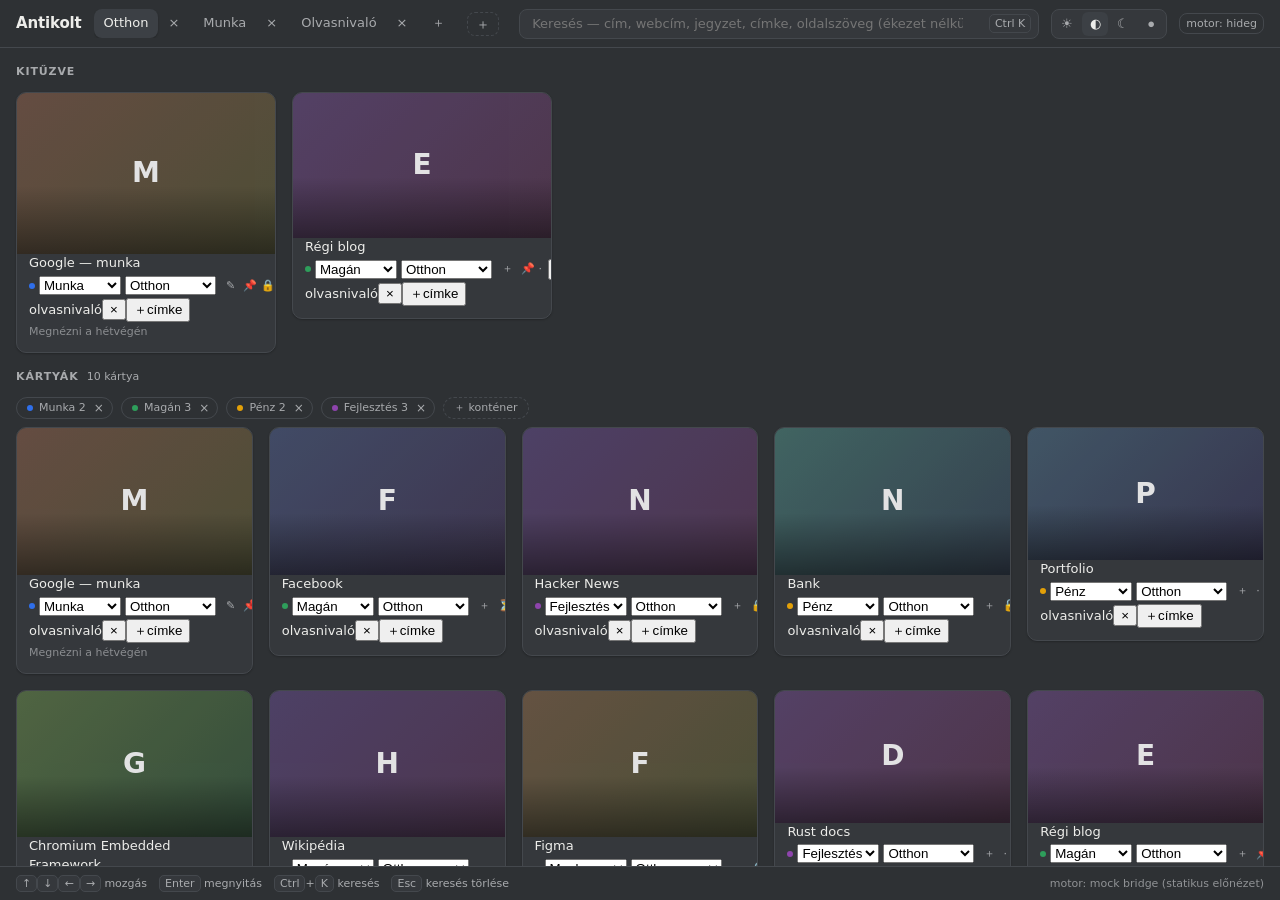
<file: home/index.html>
<!doctype html>
<!-- SPDX-License-Identifier: MPL-2.0 -->
<html lang="hu" data-theme="grey" data-language="hu">
  <head>
    <meta charset="utf-8" />
    <meta name="viewport" content="width=device-width, initial-scale=1" />
    <meta name="color-scheme" content="light dark" />
    <title>Antikolt</title>
    <link rel="stylesheet" href="app.css" />
  </head>
  <body>
    <a class="skip" href="#grid">Ugrás a kártyákhoz</a>

    <header class="topbar">
      <div class="brand" aria-label="Antikolt">Antikolt</div>

      <nav class="workspaces" id="workspaces" role="tablist" aria-label="Munkaterületek"></nav>

      <!-- Adding a card is the home page's own job (ADR-061): a URL, an optional title, Enter. No dialog. -->
      <button
        type="button"
        class="card-add"
        id="card-add"
        aria-label="Új kártya"
        title="Új kártya (Ctrl N)"
      >
        ＋
      </button>

      <form class="search-wrap" role="search" onsubmit="return false">
        <input
          id="search"
          class="search"
          type="search"
          placeholder="Keresés — cím, webcím, jegyzet, címke, oldalszöveg (ékezet nélkül is)"
          aria-label="Keresés"
          autocomplete="off"
          spellcheck="false"
        />
        <kbd class="search-hint" aria-hidden="true">Ctrl K</kbd>
      </form>

      <div class="themes" role="group" aria-label="Téma">
        <button type="button" data-theme-set="light" title="Világos" aria-label="Világos téma">☀</button>
        <button type="button" data-theme-set="grey" title="Szürke (alap)" aria-label="Szürke téma" aria-pressed="true">◐</button>
        <button type="button" data-theme-set="dark" title="Sötét" aria-label="Sötét téma">☾</button>
        <button type="button" data-theme-set="amoled" title="AMOLED" aria-label="AMOLED téma">●</button>
      </div>

      <div class="mem" id="mem" aria-live="polite" title="Memória-állapot (a böngésző méri)">—</div>
    </header>

    <main>
      <section class="pinned" id="pinned-section" hidden aria-labelledby="pinned-heading">
        <h2 class="section-title" id="pinned-heading">Kitűzve</h2>
        <div class="pinned-row" id="pinned" role="list"></div>
      </section>

      <section class="all" aria-labelledby="all-heading">
        <div class="section-head">
          <h2 class="section-title" id="all-heading">Kártyák</h2>
          <span class="count" id="count" aria-live="polite"></span>
        </div>

        <!-- The container legend is also the filter: one chip per container, coloured, with the count the current
             search shows (ADR-051). -->
        <div class="container-legend" id="container-legend" role="group" aria-label="Konténerek szűrése"></div>

        <!-- The add-card editor: in the page, not in a dialog (ADR-061). -->
        <div class="card-add-host" id="card-add-form" hidden></div>

        <!-- Virtualised: only the visible rows exist in the DOM (docs/HU/03, rule 1). -->
        <div class="viewport" id="viewport" role="list" aria-label="Kártyák">
          <div class="spacer" id="spacer">
            <div class="window" id="window"></div>
          </div>
        </div>
      </section>

      <p class="empty" id="empty" hidden>Nincs a keresésnek megfelelő kártya.</p>
    </main>

    <footer class="hint">
      <span><kbd>↑</kbd><kbd>↓</kbd><kbd>←</kbd><kbd>→</kbd> <span data-i18n="mozgás">mozgás</span></span>
      <span><kbd>Enter</kbd> <span data-i18n="megnyitás">megnyitás</span></span>
      <span><kbd>Ctrl</kbd>+<kbd>K</kbd> <span data-i18n="keresés">keresés</span></span>
      <span><kbd>Esc</kbd> <span data-i18n="keresés törlése">keresés törlése</span></span>
      <span class="spacer-flex"></span>
      <span id="engine" class="muted">motor: —</span>
    </footer>

    <!-- A classic, deferred script on purpose: the engine loads this page from `file://`, and Chromium
         refuses module scripts from a file: origin (CORS), which left the grid rendering nothing at
         all inside the browser while the file still worked when opened by hand. `defer` keeps the
         module's timing: after the DOM is parsed, before `DOMContentLoaded` handlers run. -->
    <script src="antikolt-card.js" defer></script>
    <script src="app.js" defer></script>
  </body>
</html>
</file>
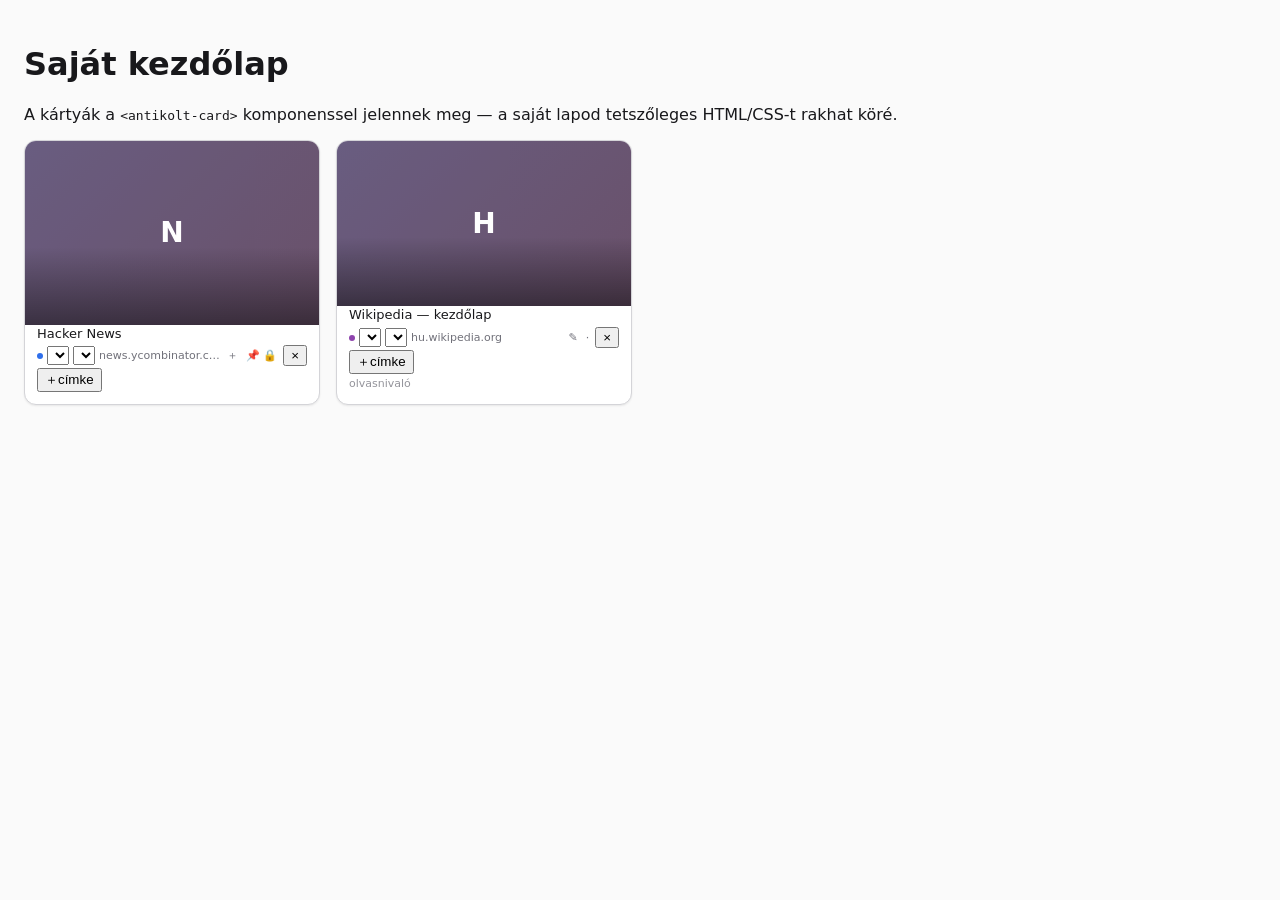
<file: home/user-home.example.html>
<!doctype html>
<!-- SPDX-License-Identifier: MPL-2.0
     A user-authored home page, in miniature. The one thing it must do is load `antikolt-card.js` and
     define the CSS variables the card's own styles read. Cards are fed through the `card` property. -->
<html lang="hu" data-theme="grey">
  <head>
    <meta charset="utf-8" />
    <meta name="viewport" content="width=device-width, initial-scale=1" />
    <title>Antikolt — saját kezdőlap (példa)</title>
    <style>
      :root {
        --surface: #ffffff;
        --surface-raised: #f4f4f5;
        --border: #d4d4d8;
        --text: #18181b;
        --text-muted: #71717a;
        --accent: #2f6feb;
        --radius-card: 12px;
        --radius-control: 8px;
        --shadow-1: 0 1px 2px rgb(0 0 0 / 8%);
        --shadow-2: 0 4px 12px rgb(0 0 0 / 14%);
        --motion-fast: 120ms;
        --ease-out: cubic-bezier(0.16, 1, 0.3, 1);
      }
      body {
        font-family: Inter, "Segoe UI", system-ui, sans-serif;
        background: #fafafa;
        color: var(--text);
        margin: 0;
        padding: 24px;
      }
      .grid {
        display: grid;
        grid-template-columns: repeat(auto-fill, minmax(240px, 1fr));
        gap: 16px;
      }
    </style>
  </head>
  <body>
    <h1>Saját kezdőlap</h1>
    <p>A kártyák a <code>&lt;antikolt-card&gt;</code> komponenssel jelennek meg — a saját lapod tetszőleges HTML/CSS-t
      rakhat köré.</p>
    <div class="grid" id="cards"></div>

    <!-- A klasszikus, deferelt betöltés: a fájl-eredetű lapon a modul-szkriptet a Chromium CORS miatt elutasítja. -->
    <script src="antikolt-card.js" defer></script>
    <script>
      // A valódi lap a shell push-jából kapná a rekordokat (window.antikoltAcceptCards); itt minta-adatok.
      const sampleCards = [
        { id: "ex1", title: "Hacker News", domain: "news.ycombinator.com", status: "signed_in", pinned: true, notes: "", size: "m", container: { name: "Munka", color: "#2f6feb" }, workspaceId: "" },
        { id: "ex2", title: "Wikipedia — kezdőlap", domain: "hu.wikipedia.org", status: "unknown", pinned: false, notes: "olvasnivaló", size: "s", container: { name: "Olvasás", color: "#8e44ad" }, workspaceId: "" },
      ];
      // A DOMContentLoaded a deferelt antikolt-card.js *után* fut, tehát a komponens már regisztrált.
      window.addEventListener("DOMContentLoaded", () => {
        const host = document.getElementById("cards");
        for (const card of sampleCards) {
          const element = document.createElement("antikolt-card");
          element.card = card;
          host.append(element);
        }
      });
    </script>
  </body>
</html>
</file>
<file: home/app.css>
/* SPDX-License-Identifier: MPL-2.0 */
/* Design tokens and the default card-grid template. See docs/HU/08-DIZAJN.md. */

:root {
  --space-1: 4px;
  --space-2: 8px;
  --space-3: 12px;
  --space-4: 16px;
  --space-5: 24px;
  --space-6: 32px;

  --radius-card: 10px;
  --radius-panel: 14px;
  --radius-control: 8px;

  --motion-fast: 120ms;
  --motion-base: 250ms;
  --ease-out: cubic-bezier(0.2, 0.8, 0.2, 1);

  --card-width: 260px;
  --card-height: 150px;
  --card-min: 220px;
  --topbar-height: 48px;
  --footer-height: 34px;
}

/* ---- themes ------------------------------------------------------------------------------ */

[data-theme="light"] {
  --bg: #f7f7f5;
  --surface: #ffffff;
  --surface-raised: #ffffff;
  --text: #1a1a18;
  --text-muted: #5f5f5a;
  --border: #e1e1dc;
  --accent: #2f6feb;
  --danger: #c23b32;
  --ok: #1e7d4f;
  --shadow-1: 0 1px 2px rgb(0 0 0 / 8%);
  --shadow-2: 0 6px 24px rgb(0 0 0 / 10%);
}

[data-theme="grey"] {
  --bg: #2e3134;
  --surface: #35383c;
  --surface-raised: #3c4045;
  --text: #ededea;
  --text-muted: #a8aaad;
  --border: #44484d;
  --accent: #7fb0ff;
  --danger: #ff8a80;
  --ok: #7bd8a5;
  --shadow-1: 0 1px 2px rgb(0 0 0 / 24%);
  --shadow-2: 0 6px 24px rgb(0 0 0 / 32%);
}

[data-theme="dark"] {
  --bg: #1c1d1f;
  --surface: #232527;
  --surface-raised: #2a2c2f;
  --text: #e9e9e7;
  --text-muted: #9a9c9f;
  --border: #33363a;
  --accent: #6ea8ff;
  --danger: #f27a72;
  --ok: #6fd3a0;
  --shadow-1: 0 1px 2px rgb(0 0 0 / 30%);
  --shadow-2: 0 6px 24px rgb(0 0 0 / 40%);
}

[data-theme="amoled"] {
  --bg: #000000;
  --surface: #0a0a0a;
  --surface-raised: #121212;
  --text: #ededed;
  --text-muted: #9a9a9a;
  --border: #1e1e1e;
  --accent: #8ab8ff;
  --danger: #ff8a80;
  --ok: #7bd8a5;
  --shadow-1: 0 1px 2px rgb(255 255 255 / 6%);
  --shadow-2: 0 6px 24px rgb(0 0 0 / 60%);
}

/* ---- base ------------------------------------------------------------------------------- */

* {
  box-sizing: border-box;
}

html,
body {
  height: 100%;
}

body {
  margin: 0;
  display: flex;
  flex-direction: column;
  background: var(--bg);
  color: var(--text);
  font-family: "Inter", "Segoe UI", system-ui, -apple-system, sans-serif;
  font-size: 13px;
  line-height: 1.45;
  -webkit-font-smoothing: antialiased;
}

kbd {
  font-family: inherit;
  font-size: 11px;
  padding: 1px 5px;
  border: 1px solid var(--border);
  border-radius: 5px;
  background: var(--surface);
  color: var(--text-muted);
}

.skip {
  position: absolute;
  left: -9999px;
  top: 0;
  background: var(--accent);
  color: #fff;
  padding: var(--space-2) var(--space-3);
  border-radius: var(--radius-control);
  z-index: 100;
}

.skip:focus {
  left: var(--space-3);
  top: calc(var(--topbar-height) + var(--space-2));
}

/* ---- top bar ---------------------------------------------------------------------------- */

.topbar {
  position: sticky;
  top: 0;
  z-index: 10;
  display: flex;
  align-items: center;
  gap: var(--space-3);
  height: var(--topbar-height);
  padding: 0 var(--space-4);
  background: var(--bg);
  border-bottom: 1px solid var(--border);
  backdrop-filter: blur(6px);
}

.brand {
  font-weight: 600;
  letter-spacing: -0.01em;
  font-size: 15px;
  white-space: nowrap;
}

.workspaces {
  display: flex;
  gap: var(--space-1);
  overflow-x: auto;
  scrollbar-width: none;
}

.workspaces button {
  border: 0;
  background: transparent;
  color: var(--text-muted);
  padding: 5px 10px;
  border-radius: var(--radius-control);
  font: inherit;
  cursor: pointer;
  white-space: nowrap;
}

.workspaces button[aria-selected="true"] {
  background: var(--surface-raised);
  color: var(--text);
  box-shadow: var(--shadow-1);
}

/* The workplace lifecycle on the tab row (ADR-057): a tab is a pick button plus a remove `×`, and the add/rename
   editor is an inline form — the same shape as the container legend, because it is the same gesture. */
.ws-tab {
  display: inline-flex;
  align-items: center;
  white-space: nowrap;
}
/* A dragged card over a tab (ADR-058): the accent ring says "drop here". */
.ws-tab-drop {
  outline: 2px solid var(--accent);
  outline-offset: 2px;
  border-radius: var(--radius-control);
}
.ws-remove {
  border: 0;
  background: transparent;
  color: var(--text-muted);
  font: inherit;
  font-size: 12px;
  line-height: 1;
  padding: 2px 6px 2px 0;
  cursor: pointer;
}
.ws-remove:hover, .ws-remove:focus-visible {
  color: var(--danger, #c0392b);
}
.ws-add {
  border: 1px dashed var(--border);
  background: transparent;
  color: var(--text-muted);
  font: inherit;
  padding: 5px 10px;
  border-radius: var(--radius-control);
  cursor: pointer;
}
.ws-add:hover, .ws-add:focus-visible {
  color: var(--text);
  border-color: var(--accent);
}
.ws-editor {
  display: inline-flex;
  align-items: center;
  gap: 6px;
}
.ws-input {
  font: inherit;
  font-size: 12px;
  color: var(--text);
  background: var(--surface-raised);
  border: 1px solid var(--accent);
  border-radius: var(--radius-control);
  padding: 4px 10px;
  min-width: 9em;
}
.ws-editor-hint {
  font-size: 10px;
  color: var(--text-muted);
  white-space: nowrap;
}
.ws-error {
  font-size: 11px;
  color: var(--danger, #c0392b);
  white-space: nowrap;
}

.search-wrap {
  position: relative;
  flex: 1;
  min-width: 160px;
  max-width: 520px;
  margin-left: auto;
}

.search {
  width: 100%;
  height: 30px;
  padding: 0 62px 0 var(--space-3);
  border-radius: var(--radius-control);
  border: 1px solid var(--border);
  background: var(--surface);
  color: var(--text);
  font: inherit;
}

.search::-webkit-search-cancel-button {
  filter: invert(0.6);
}

.search-hint {
  position: absolute;
  right: var(--space-2);
  top: 50%;
  transform: translateY(-50%);
  pointer-events: none;
}

.themes {
  display: flex;
  gap: 2px;
  padding: 2px;
  border-radius: var(--radius-control);
  background: var(--surface);
  border: 1px solid var(--border);
}

.themes button {
  width: 26px;
  height: 24px;
  border: 0;
  border-radius: 6px;
  background: transparent;
  color: var(--text-muted);
  cursor: pointer;
  font-size: 13px;
  line-height: 1;
}

.themes button[aria-pressed="true"] {
  background: var(--surface-raised);
  color: var(--text);
}

.mem {
  font-variant-numeric: tabular-nums;
  color: var(--text-muted);
  font-size: 11px;
  white-space: nowrap;
  padding: 2px 6px;
  border: 1px solid var(--border);
  border-radius: var(--radius-control);
  /* The used/budget fill behind the number (F6): `--mem-fill` is set inline by refreshSystem(). */
  background: linear-gradient(
    to right,
    color-mix(in srgb, var(--accent) 22%, transparent) var(--mem-fill, 0%),
    transparent var(--mem-fill, 0%)
  );
}
/* The "memory-saving" hint (F6): the live surface exceeds the budget, so the figure turns to the text colour and
   the border to the accent. A click dismisses it (app.js). */
.mem.mem-over {
  color: var(--text);
  border-color: var(--accent);
}
/* The pressure classes (F6, ADR-020): the profile's warn/hard governor bands, shown on the memory figure. They are
   persistent (a system state, not a hint), so the dismiss click only clears `mem-over`; `normal` clears both. */
.mem.mem-warn {
  color: var(--text);
  border-color: var(--accent);
}
.mem.mem-hard {
  color: var(--danger);
  border-color: var(--danger);
}

/* ---- layout ----------------------------------------------------------------------------- */

main {
  flex: 1;
  min-height: 0;
  padding: var(--space-4) var(--space-4) 0;
  display: flex;
  flex-direction: column;
  gap: var(--space-4);
}

.section-title {
  margin: 0;
  font-size: 11px;
  font-weight: 600;
  letter-spacing: 0.08em;
  text-transform: uppercase;
  color: var(--text-muted);
}

.section-head {
  display: flex;
  align-items: baseline;
  gap: var(--space-2);
  margin-bottom: var(--space-3);
}

.count {
  font-size: 11px;
  color: var(--text-muted);
  font-variant-numeric: tabular-nums;
}

.pinned-row {
  display: flex;
  flex-wrap: wrap;
  gap: var(--space-4);
  margin-top: var(--space-3);
}

.all {
  display: flex;
  flex-direction: column;
  flex: 1;
  min-height: 0;
}

.viewport {
  flex: 1;
  min-height: 240px;
  overflow-y: auto;
  overscroll-behavior: contain;
  contain: strict;
}

.spacer {
  position: relative;
  width: 100%;
}

.window {
  position: absolute;
  inset: 0 0 auto 0;
  display: grid;
  grid-template-columns: repeat(auto-fill, minmax(var(--card-min), 1fr));
  gap: var(--space-4);
  padding-bottom: var(--space-4);
}

.empty {
  text-align: center;
  color: var(--text-muted);
  padding: var(--space-6);
}

/* ---- cards ------------------------------------------------------------------------------ */

antikolt-card {
  display: block;
  min-width: 0;
}

.card {
  display: flex;
  flex-direction: column;
  gap: var(--space-2);
  border: 1px solid var(--border);
  border-radius: var(--radius-card);
  background: var(--surface);
  box-shadow: var(--shadow-1);
  overflow: hidden;
  cursor: pointer;
  transition: transform var(--motion-fast) var(--ease-out), box-shadow var(--motion-fast) var(--ease-out);
  outline: none;
}

.card:hover {
  box-shadow: var(--shadow-2);
}

.card:focus-visible {
  outline: 2px solid var(--accent);
  outline-offset: 2px;
}

.card-preview {
  position: relative;
  aspect-ratio: 16 / 10;
  background: var(--surface-raised);
  display: flex;
  align-items: center;
  justify-content: center;
  overflow: hidden;
}

.card-preview img {
  width: 100%;
  height: 100%;
  object-fit: cover;
  object-position: top center;
  display: block;
}

/* Placeholder when a preview has not been captured yet: deterministic colour from the domain. */
.card-preview .placeholder {
  font-size: 28px;
  font-weight: 600;
  color: var(--text-muted);
  opacity: 0.55;
  letter-spacing: 0.02em;
}

/* The gradient keeps the title readable regardless of the preview's brightness (08 §4). */
.card-preview::after {
  content: "";
  position: absolute;
  inset: auto 0 0 0;
  height: 42%;
  background: linear-gradient(to top, rgb(0 0 0 / 45%), transparent);
  pointer-events: none;
}

.card-body {
  display: flex;
  flex-direction: column;
  gap: 2px;
  padding: 0 var(--space-3) var(--space-3);
}

/* Adding a card (ADR-061): the button sits next to the tabs, the form sits above the grid — no dialog, because a
   native one would block the page's answer and cannot be measured here. */
.card-add {
  font: inherit;
  font-size: 14px;
  line-height: 1;
  color: var(--text-muted);
  background: transparent;
  border: 1px dashed var(--border);
  border-radius: var(--radius-control);
  padding: 4px 8px;
  cursor: pointer;
  flex: none;
}
.card-add:hover, .card-add:focus-visible {
  color: var(--text);
  border-color: var(--accent);
}
.card-add-form {
  display: flex;
  align-items: center;
  gap: var(--space-2);
  padding: 0 0 var(--space-2);
}
.card-add-url, .card-add-title {
  font: inherit;
  font-size: 12px;
  color: var(--text);
  background: var(--surface-raised);
  border: 1px solid var(--border);
  border-radius: var(--radius-control);
  padding: 5px 10px;
}
.card-add-url {
  min-width: 16em;
  border-color: var(--accent);
}
.card-add-title {
  flex: 1;
  min-width: 10em;
}
.card-add-hint {
  font-size: 10px;
  color: var(--text-muted);
  white-space: nowrap;
}
.card-add-error {
  font-size: 11px;
  color: var(--danger, #c0392b);
}

/* The title's editor (ADR-062): the same box, so the card does not jump while it is being renamed. */
.card-title-input {
  font-size: 13px;
  font-weight: 500;
  color: var(--text);
  background: var(--surface-raised);
  border: 1px solid var(--accent);
  border-radius: 4px;
  padding: 1px 4px;
  width: 100%;
}

.card-title {
  font-size: 13px;
  font-weight: 500;
  color: var(--text);
  display: -webkit-box;
  -webkit-line-clamp: 2;
  -webkit-box-orient: vertical;
  overflow: hidden;
  overflow-wrap: anywhere;
}

.card-meta {
  display: flex;
  align-items: center;
  gap: var(--space-1);
  font-size: 11px;
  color: var(--text-muted);
  min-width: 0;
}

.card-domain {
  overflow: hidden;
  text-overflow: ellipsis;
  white-space: nowrap;
}

/* The URL's editor (ADR-063): as wide as the domain it replaces, so the meta row does not jump. */
.card-domain-input {
  font: inherit;
  font-size: 11px;
  color: var(--text);
  background: var(--surface-raised);
  border: 1px solid var(--accent);
  border-radius: 4px;
  padding: 0 3px;
  min-width: 8em;
  flex: 1;
}

.dot {
  width: 6px;
  height: 6px;
  border-radius: 50%;
  flex: none;
}

/* The container is switchable from the card: a compact native select, so it keeps the keyboard, the screen
   reader and the platform's own menu. It is styled to sit in the meta row, not to look like a form. */
.container-select {
  font: inherit;
  font-size: 11px;
  color: inherit;
  background: transparent;
  border: 1px solid transparent;
  border-radius: 4px;
  padding: 0 2px;
  max-width: 7em;
  flex: none;
  cursor: pointer;
}

/* The workspace selector next to the container one (ADR-058): narrower, because it is the rarer change. */
.workspace-select {
  font: inherit;
  font-size: 10px;
  color: var(--text-muted);
  background: transparent;
  border: 1px solid transparent;
  border-radius: 4px;
  padding: 0 2px;
  max-width: 6em;
  flex: none;
  cursor: pointer;
}
.workspace-select:hover, .workspace-select:focus-visible {
  color: var(--text);
  border-color: var(--border);
}
.container-select:hover, .container-select:focus-visible {
  border-color: var(--border);
  background: var(--surface-raised);
}


/* The container legend (ADR-051): a chip per container, coloured, with the count the current search shows.
   Clicking a chip filters the grid to that container; clicking it again clears the filter. */
.container-legend {
  display: flex;
  flex-wrap: wrap;
  gap: var(--space-2);
  padding: 0 0 var(--space-2);
}
.legend-chip {
  display: inline-flex;
  align-items: center;
  color: var(--text-muted);
  background: transparent;
  border: 1px solid var(--border);
  border-radius: 999px;
}
.legend-chip:hover, .legend-chip:focus-within {
  color: var(--text);
  background: var(--surface-raised);
}

/* The legend's own controls (ADR-052): the chips have a pick button and a remove button, and the add/rename
   editor is an inline form — no dialog, because a JS `prompt` needs a handler the engine host does not install. */
.legend-pick {
  display: inline-flex;
  align-items: center;
  gap: 6px;
  font: inherit;
  font-size: 11px;
  color: var(--text-muted);
  background: transparent;
  border: 0;
  padding: 2px 4px 2px 10px;
  cursor: pointer;
}
.legend-pick:hover, .legend-pick:focus-visible {
  color: var(--text);
}
.legend-pick[aria-pressed="true"] {
  color: var(--text);
  font-weight: 600;
}
.legend-remove {
  font: inherit;
  font-size: 12px;
  line-height: 1;
  color: var(--text-muted);
  background: transparent;
  border: 0;
  padding: 2px 8px 2px 4px;
  cursor: pointer;
}
.legend-remove:hover, .legend-remove:focus-visible {
  color: var(--danger, #c0392b);
}
.legend-editor {
  display: inline-flex;
  align-items: center;
  flex-wrap: wrap;
  gap: 6px;
  max-width: 100%;
}
.legend-input,
.legend-proxy-mode,
.legend-fixed input {
  font: inherit;
  font-size: 11px;
  color: var(--text);
  background: var(--surface-raised);
  border: 1px solid var(--accent);
  border-radius: 999px;
  padding: 2px 10px;
  min-width: 9em;
}
.legend-fixed {
  display: inline-flex;
  align-items: center;
  gap: 4px;
}
.legend-fixed input {
  min-width: 5em;
}
.legend-permissions {
  flex-basis: 100%;
  font-size: 11px;
  color: var(--text-muted);
}
.legend-permissions summary {
  cursor: pointer;
}
.legend-permissions-grid {
  display: grid;
  grid-template-columns: repeat(auto-fill, minmax(9em, 1fr));
  gap: 2px 10px;
  margin-top: 4px;
}
.legend-permission {
  display: inline-flex;
  align-items: center;
  gap: 5px;
  font-size: 11px;
  color: var(--text);
}
.legend-editor-hint {
  font-size: 10px;
  color: var(--text-muted);
}
.legend-add {
  font: inherit;
  font-size: 11px;
  color: var(--text-muted);
  background: transparent;
  border: 1px dashed var(--border);
  border-radius: 999px;
  padding: 2px 10px;
  cursor: pointer;
}
.legend-add:hover, .legend-add:focus-visible {
  color: var(--text);
  border-color: var(--accent);
}
.legend-error {
  font-size: 11px;
  color: var(--danger, #c0392b);
}

/* Tags (ADR-055): a card's own words. The chips are the reading state; the input is the same line, in place. */
.card-tags {
  display: flex;
  flex-wrap: wrap;
  align-items: center;
  gap: 4px;
  margin-top: var(--space-1);
}
.tag {
  display: inline-flex;
  align-items: center;
  gap: 2px;
  font-size: 10px;
  color: var(--text-muted);
  background: var(--surface-raised);
  border: 1px solid var(--border);
  border-radius: 999px;
  padding: 1px 4px 1px 8px;
}
.tag-remove {
  font: inherit;
  font-size: 11px;
  line-height: 1;
  color: var(--text-muted);
  background: transparent;
  border: 0;
  padding: 0 4px;
  cursor: pointer;
}
.tag-remove:hover, .tag-remove:focus-visible {
  color: var(--danger, #c0392b);
}
.tag-add {
  font: inherit;
  font-size: 10px;
  color: var(--text-muted);
  background: transparent;
  border: 1px dashed var(--border);
  border-radius: 999px;
  padding: 1px 8px;
  cursor: pointer;
}
.tag-add:hover, .tag-add:focus-visible {
  color: var(--text);
  border-color: var(--accent);
}
.tag-input {
  font: inherit;
  font-size: 10px;
  color: var(--text);
  background: var(--surface-raised);
  border: 1px solid var(--accent);
  border-radius: 999px;
  padding: 1px 8px;
  min-width: 6em;
}
.badge {
  margin-left: auto;
  font-size: 11px;
  flex: none;
}

/* The two-step delete's `×` (ADR-068): quiet until armed, then it says so in words and in colour, because the
   second click is the one that destroys data. */
.badge.remove {
  margin-left: 0;
  padding: 0 3px;
  color: var(--text-muted);
  background: transparent;
  border: 0;
  cursor: pointer;
  font-size: 12px;
  line-height: 1;
}
.badge.remove:hover, .badge.remove:focus-visible {
  color: #c0392b;
}
.badge.remove[data-armed="1"] {
  color: #fff;
  background: #c0392b;
  border-radius: 4px;
  font-size: 10px;
  padding: 1px 4px;
}

/* Sizes: L is used in the pinned row only, which is not virtualised. */
.card[data-size="s"] .card-preview {
  aspect-ratio: 16 / 9;
}

.card[data-size="l"] {
  min-width: 380px;
}

.card[data-size="l"] .card-title {
  -webkit-line-clamp: 1;
}

/* ---- footer ----------------------------------------------------------------------------- */

.hint {
  display: flex;
  align-items: center;
  gap: var(--space-3);
  height: var(--footer-height);
  padding: 0 var(--space-4);
  border-top: 1px solid var(--border);
  color: var(--text-muted);
  font-size: 11px;
  white-space: nowrap;
  overflow-x: auto;
}

.spacer-flex {
  flex: 1;
}

.muted {
  opacity: 0.8;
}

/* ---- motion and accessibility ------------------------------------------------------------ */

@media (prefers-reduced-motion: reduce) {
  * {
    transition-duration: 0ms !important;
    animation-duration: 0ms !important;
  }
}

@media (prefers-contrast: more) {
  .card {
    border-width: 2px;
  }

  .card-title {
    font-weight: 600;
  }
}
</file>
